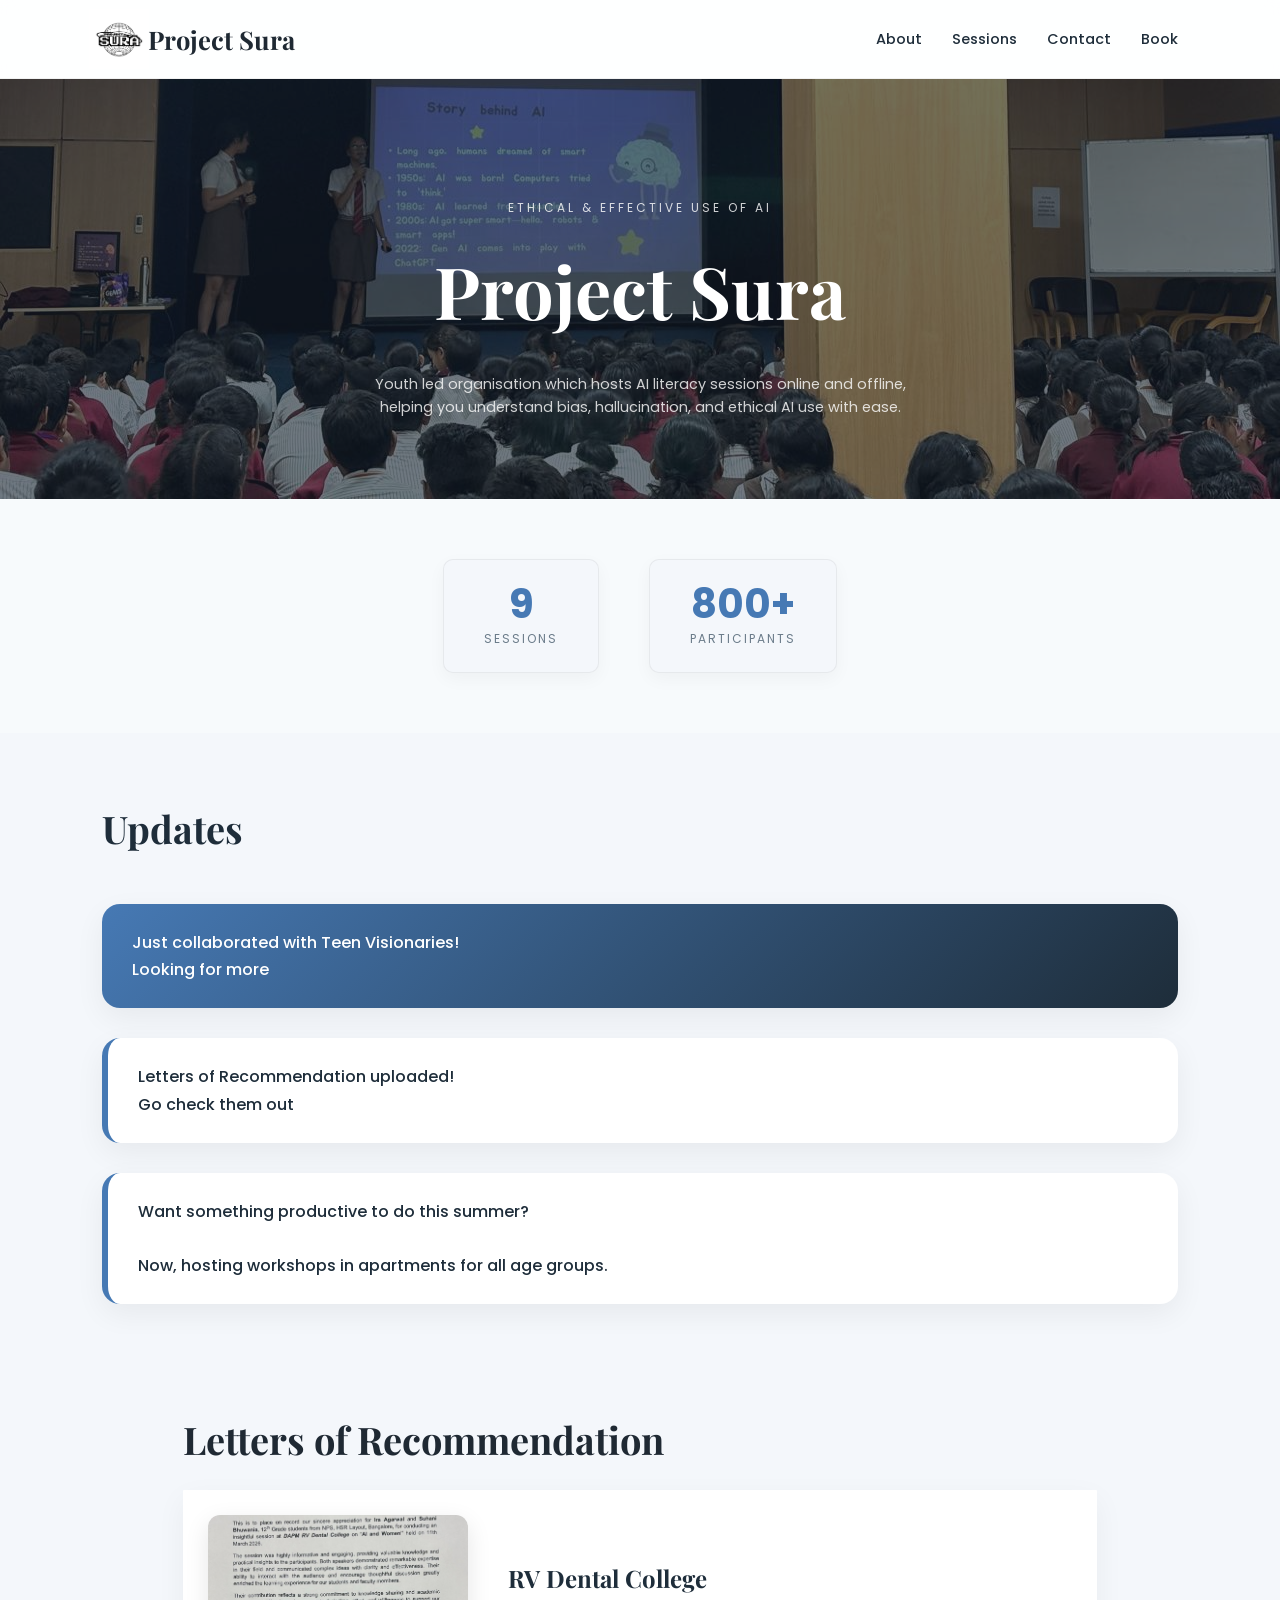
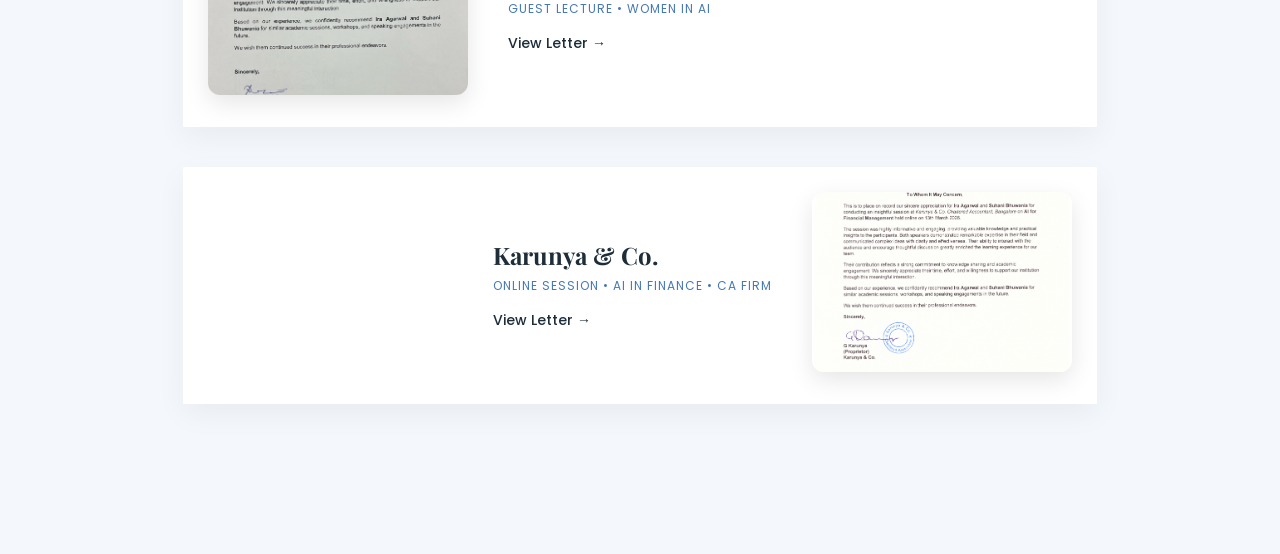
<file: index.html>
<!DOCTYPE html>

<html lang="en">
<head>
  <meta charset="UTF-8">
  <title>Project Sura</title>
  <link rel="stylesheet" href="css/style.css">
</head>


<body>

<!-- NAVBAR -->

<header class="navbar">
  <div class="logo">
    <img src="images/sura_logo.png" alt="Project Sura Logo">
    <a href="index.html" style="text-decoration:none ; color:#1f2933">Project Sura</a>

  </div>
  <nav>
      <a href="about.html">About</a>
      <a href="sessions.html">Sessions</a>
      <a href="contact.html">Contact</a>
      <a href="book.html">Book</a>
  </nav>
</header>

<section class="hero">
  <div class="hero-inner" >
    <p class="tag">Ethical & Effective use of AI</p>

    <h1 class="main-title">Project Sura</h1>

    <br>

    <p class="subtitle">
      Youth led organisation which hosts AI literacy sessions online and offline,
      helping you understand bias, hallucination, and ethical AI use with ease.
    </p>
    </div>
</section>
<section class="counter-box">
  <div class="counter-card">
    <div class="counter-number">9</div>
    <div class="counter-label">Sessions</div>
  </div>

  <div class="counter-card">
    <div class="counter-number">800+</div>
    <div class="counter-label">Participants</div>
  </div>
</section>

<section class="updates">
  <h2 class="updates-heading">Updates</h2>

  <div class="update-card highlight">
    <div class="update-content">
      <p class="update-text">
        Just collaborated with Teen Visionaries! <br>
        Looking for more
    </div>
  </div>

  <div class="update-card">
    <div class="update-content">
      <p class="update-text">
        Letters of Recommendation uploaded!<br>Go check them out
      </p>
    </div>
  </div>

  <div class="update-card">
    <div class="update-content">
      <p class="update-text">
        Want something productive to do this summer?<br><br>Now, hosting workshops in apartments for all age groups.
      </p>
    </div>
  </div>

  <!-- for image
  <div class="update-card">
    <div class="update-content">
      <p class="update-text">
        Webinar info coming out soon! Stay tuned...
      </p>
    </div>
    <img src="images/workshop.jpg" class="update-img">
  </div>
</section>-->

 <!--for highlight
  <div class="update-card highlight">
    <div class="update-content">
      <p class="update-text">
        Webinar info coming out soon! Stay tuned...
      </p>
    </div>
    <img src="images/workshop.jpg" class="update-img">
  </div>
</section>-->

<!-- LORs / TESTIMONIALS -->
<section class="lors-section">
  <div class="container">
    <h2>Letters of Recommendation</h2>

    <div class="lors-wrapper">

      <div class="lor-item">
        <div class="lor-preview">
          <img src="images/lor/rv_dental.jpeg" alt="RV Dental College LOR">
        </div>
        <div class="lor-content">
          <h3>RV Dental College</h3>
          <p class="lor-meta">Guest Lecture • Women in AI</p>
          <a href="images/lor/rv_dental.jpeg" target="_blank">View Letter →</a>
        </div>
      </div>

      <div class="lor-item">
        <div class="lor-preview">
          <img src="images/lor/karunya.jpeg" alt="CA Firm LOR">
        </div>
        <div class="lor-content">
          <h3>Karunya & Co.</h3>
          <p class="lor-meta">Online Session • AI in Finance • CA Firm</p>
          <a href="images/lors/karunya.jpeg" target="_blank">View Letter →</a>
        </div>
      </div>

    </div>
  </div>
</section>

</body>
</html>
</file>
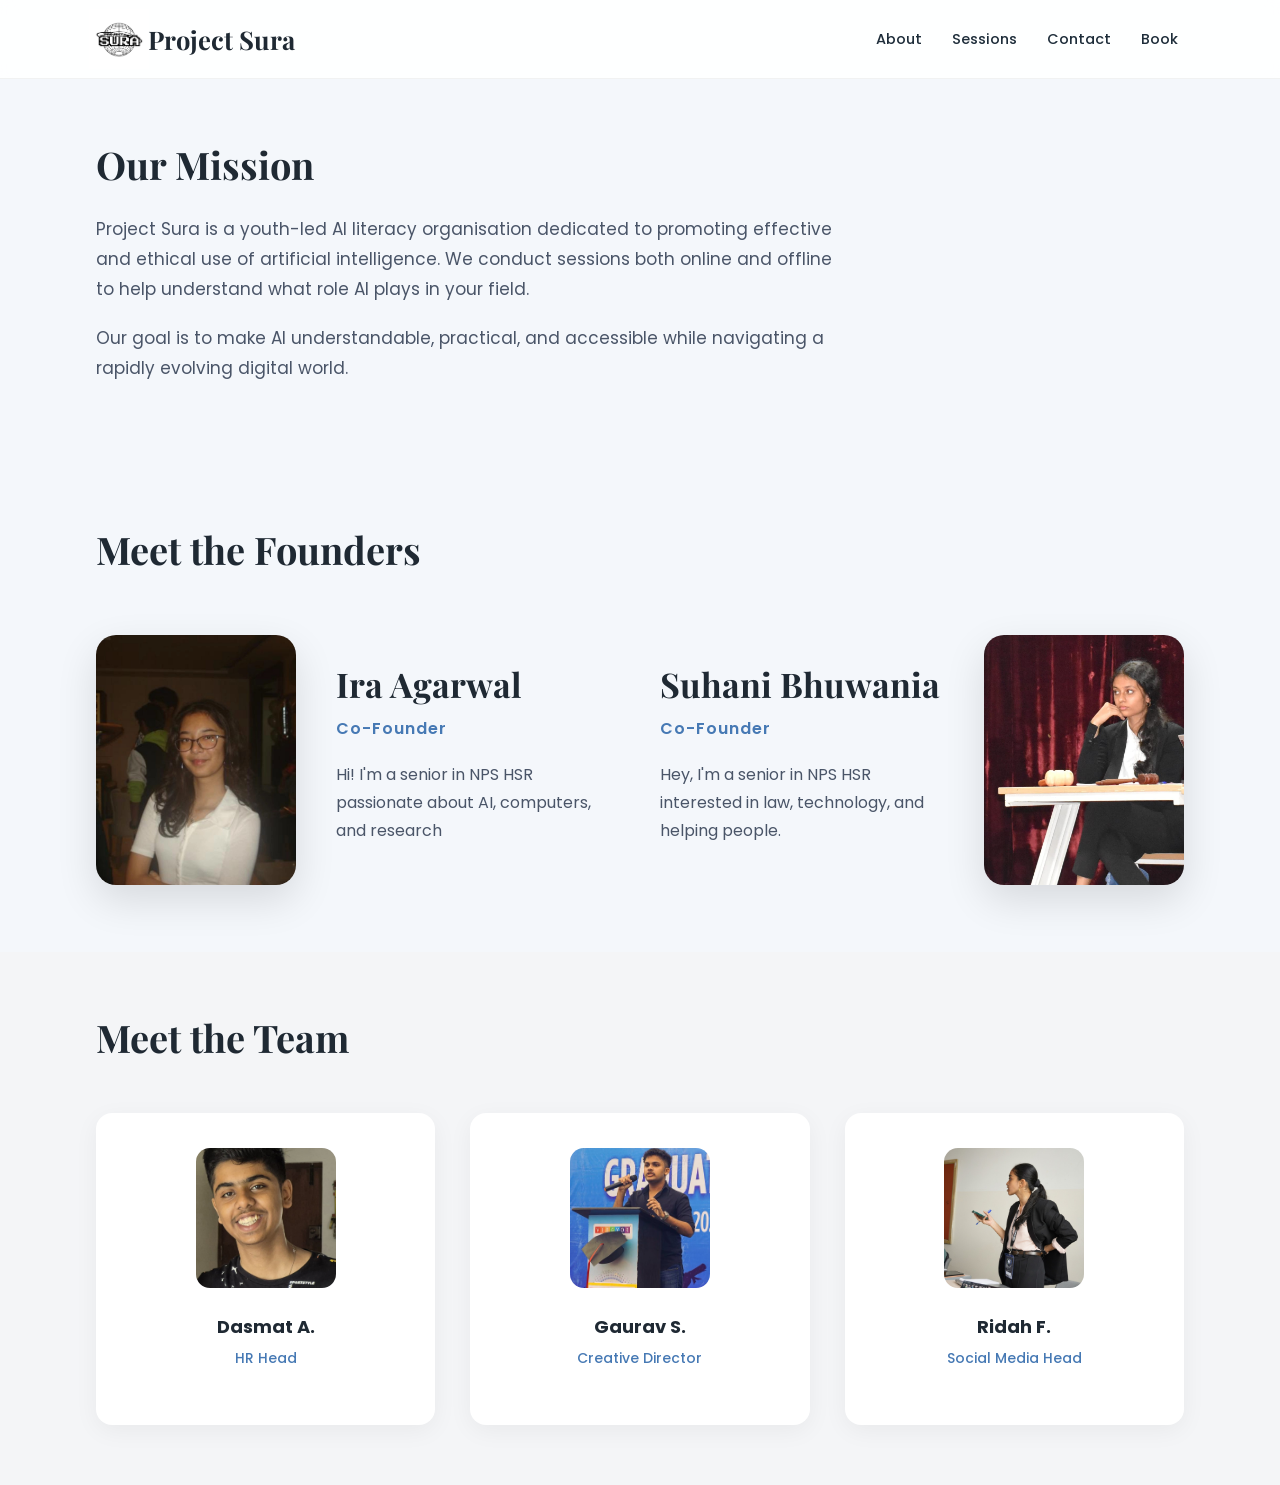
<file: about.html>
<!DOCTYPE html>
<html lang="en">
<head>
  <meta charset="UTF-8">
  <title>About - Project Sura</title>
  <link rel="stylesheet" href="css/style.css">
</head>
<script>
document.addEventListener("DOMContentLoaded", function () {
  const faders = document.querySelectorAll('.fade-in');

  const observer = new IntersectionObserver((entries, observer) => {
    entries.forEach(entry => {
      if (entry.isIntersecting) {
        entry.target.classList.add('show');
        observer.unobserve(entry.target);
      }
    });
  }, { threshold: 0.2 });

  faders.forEach(el => observer.observe(el));
});
</script>
<body>

  <!-- HERO -->
<header class="navbar">
  <div class="logo">
    <img src="images/sura_logo.png" alt="Project Sura Logo">
    <a href="index.html" style="text-decoration:none ; color:#1f2933">Project Sura</a>
  </div>
  <nav>
      <a href="about.html">About</a>
      <a href="sessions.html">Sessions</a>
      <a href="contact.html">Contact</a>
      <a href="book.html">Book</a>
  </nav>
</header>

  <!-- INTRO -->
  <section class="about-content fade-in">
    <div class="container">
      <h2>Our Mission</h2>
      <p>
        Project Sura is a youth-led AI literacy organisation dedicated to promoting
        effective and ethical use of artificial intelligence. We conduct sessions
        both online and offline to help understand what role AI plays in your field.
      </p>
      <p>
        Our goal is to make AI understandable, practical, and accessible
        while navigating a rapidly evolving digital world.
      </p>
    </div>
  </section>

  <!-- WHY US -->


  <!-- CO-FOUNDERS -->
  <section class="about-content fade-in">
    <div class="container">
      <h2>Meet the Founders</h2>
      <div class="founders-wrapper">

  <div class="founder">
    <div class="founder-img">
      <img src="images/team/ira_pic.jpeg" alt="Founder">
    </div>
    <div class="founder-info">
      <h3>Ira Agarwal</h3>
      <p class="role">Co-Founder</p>
      <p>
        Hi! I'm a senior in NPS HSR passionate about
        AI, computers, and research
      </p>
    </div>
  </div>

  <div class="founder reverse">
    <div class="founder-img">
      <img src="images/team/suhani_pic.jpeg" alt="Founder">
    </div>
    <div class="founder-info">
      <h3>Suhani Bhuwania</h3>
      <p class="role">Co-Founder</p>
      <p>
        Hey, I'm a senior in NPS HSR interested
        in law, technology, and helping people.
      </p>
    </div>
  </div>

</div>
    </div>
  </section>

  <!-- TEAM -->
  <section class="about-content light-section fade-in">
    <div class="container">
      <h2>Meet the Team</h2>

      <div class="team-grid">
        <div class="team-card"><img src="images/team/dasmat_pic.jpeg"><h3>Dasmat A.</h3><p>HR Head</p></div>
        <div class="team-card"><img src="images/team/gaurav_pic.jpeg"><h3>Gaurav S.</h3><p>Creative Director</p></div>
        <div class="team-card"><img src="images/team/ridah_pic.jpeg"><h3>Ridah F.</h3><p>Social Media Head</p></div>
      </div>
    </div>
  </section>

</body>
</html>
</file>
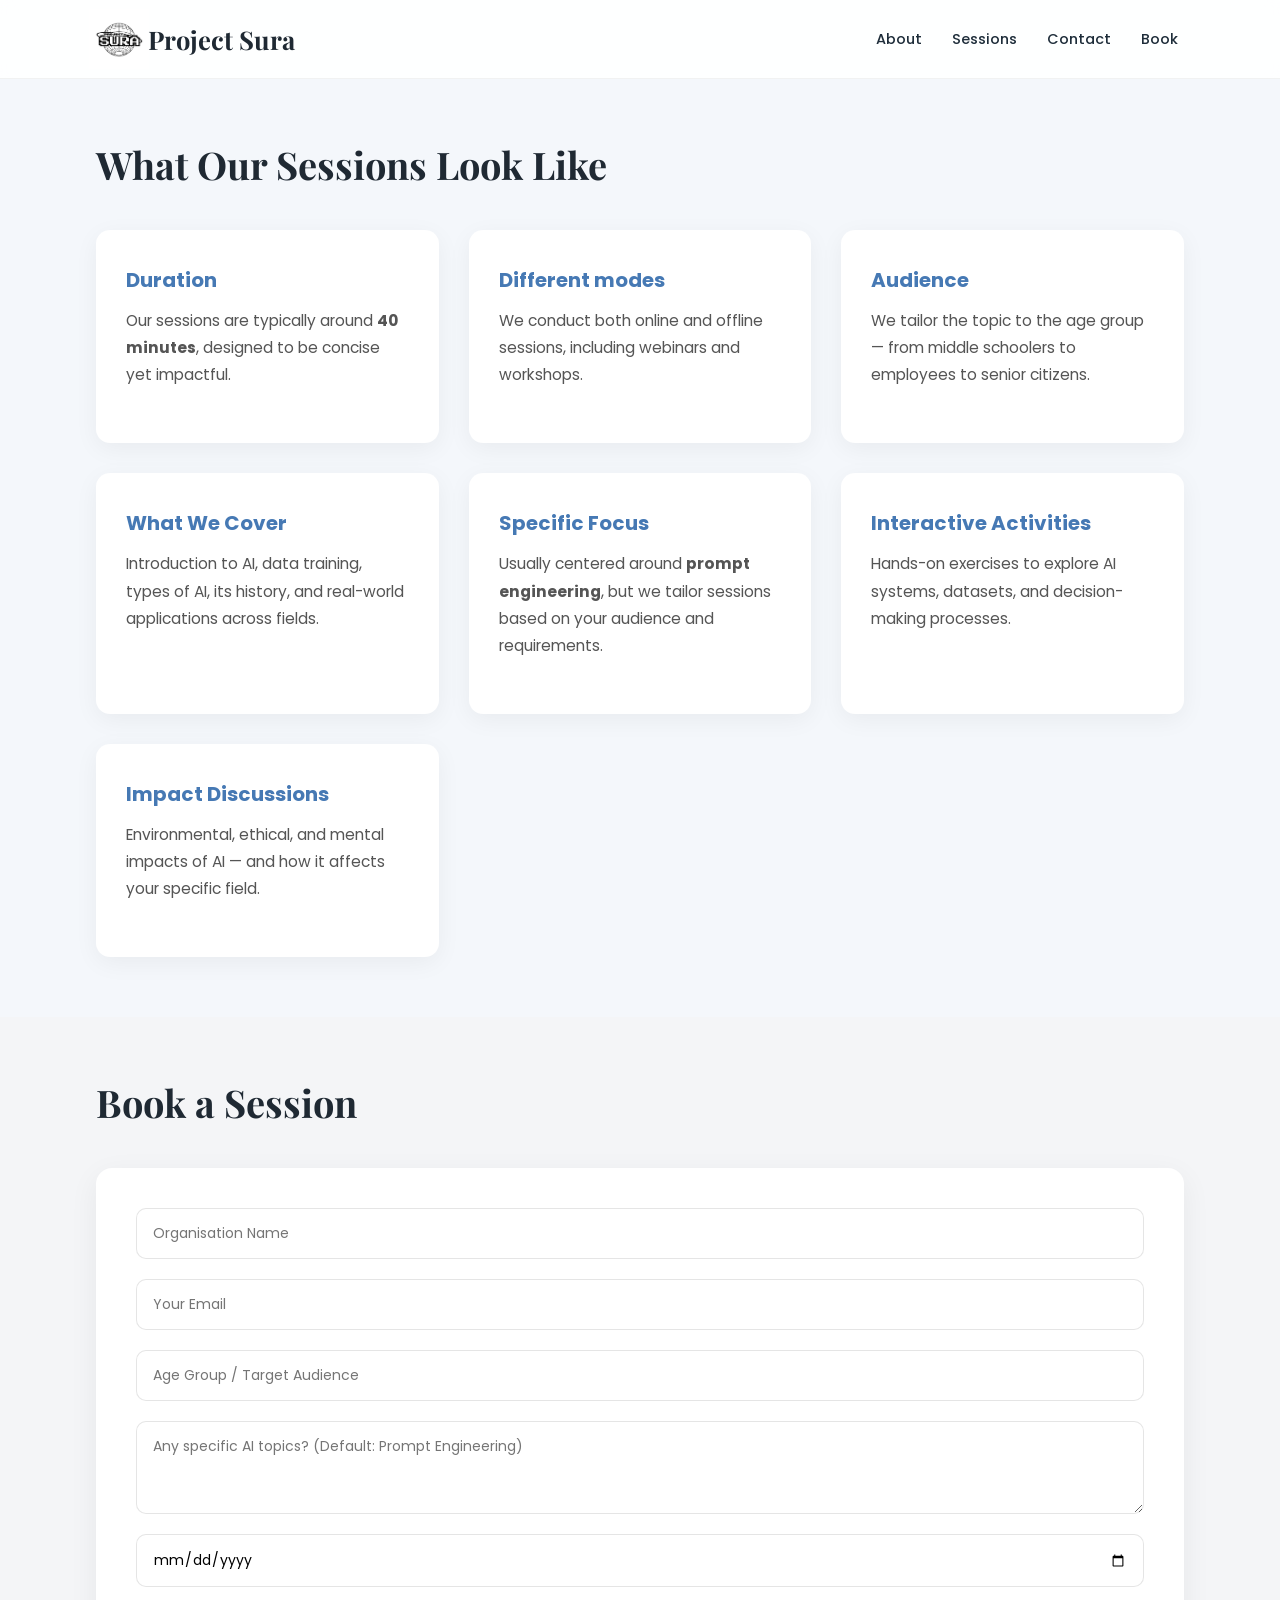
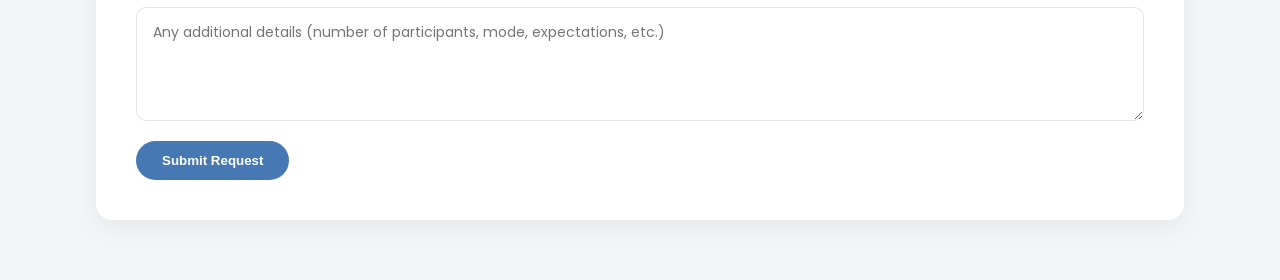
<file: book.html>
<!DOCTYPE html>
<html lang="en">
<head>
  <meta charset="UTF-8">
  <title>Book - Project Sura</title>
  <link rel="stylesheet" href="css/style.css">
</head>
<script>
document.addEventListener("DOMContentLoaded", function () {
  const faders = document.querySelectorAll('.fade-in');

  const observer = new IntersectionObserver((entries, observer) => {
    entries.forEach(entry => {
      if (entry.isIntersecting) {
        entry.target.classList.add('show');
        observer.unobserve(entry.target);
      }
    });
  }, { threshold: 0.2 });

  faders.forEach(el => observer.observe(el));
});
</script>
<body>

<!-- NAVBAR -->
<header class="navbar">
  <div class="logo">
    <img src="images/sura_logo.png" alt="Project Sura Logo">
    <a href="index.html" style="text-decoration:none ; color:#1f2933">Project Sura</a>
  </div>
  <nav>
    <a href="about.html">About</a>
    <a href="sessions.html">Sessions</a>
    <a href="contact.html">Contact</a>
    <a href="book.html">Book</a>
  </nav>
</header>

<!-- WHAT TO EXPECT -->
<section class="about-content fade-in">
  <div class="container">
    <h2>What Our Sessions Look Like</h2>

    <div class="why-grid">

      <div class="card">
        <h3>Duration</h3>
        <p>Our sessions are typically around <strong>40 minutes</strong>, designed to be concise yet impactful.</p>
      </div>

      <div class="card">
        <h3>Different modes</h3>
        <p>
          We conduct both online and offline sessions,
          including webinars and workshops.
        </p>
      </div>

      <div class="card">
        <h3>Audience</h3>
        <p>
          We tailor the topic to the age group — from middle
          schoolers to employees to senior citizens.
        </p>
      </div>
      <div class="card">
        <h3>What We Cover</h3>
        <p>
          Introduction to AI, data training, types of AI, its history,
          and real-world applications across fields.
        </p>
      </div>

      <div class="card">
        <h3>Specific Focus</h3>
        <p>
          Usually centered around <strong>prompt engineering</strong>, but we tailor
          sessions based on your audience and requirements.
        </p>
      </div>

      <div class="card">
        <h3>Interactive Activities</h3>
        <p>
          Hands-on exercises to explore AI systems, datasets,
          and decision-making processes.
        </p>
      </div>

      <div class="card">
        <h3>Impact Discussions</h3>
        <p>
          Environmental, ethical, and mental impacts of AI —
          and how it affects your specific field.
        </p>
      </div>


    </div>
  </div>
</section>

<!-- BOOK FORM -->
<section class="about-content light-section fade-in">
  <div class="container">

    <h2>Book a Session</h2>

    <div class="contact-form-card card-base">

      <form action="https://formsubmit.co/projectsura1@gmail.com" method="POST" class="contact-form">

        <input type="text" name="organisation" placeholder="Organisation Name" required>

        <input type="email" name="email" placeholder="Your Email" required>

        <input type="text" name="audience" placeholder="Age Group / Target Audience" required>

        <textarea rows="3" name = "topics" placeholder="Any specific AI topics? (Default: Prompt Engineering)" ></textarea>

        <input type="date" name="preferred_date" required>

        <textarea rows="4" name = "additional" placeholder="Any additional details (number of participants, mode, expectations, etc.)" ></textarea>

        <button type="submit">Submit Request</button>

      </form>

    </div>

  </div>
</section>

</body>
</html>
</file>
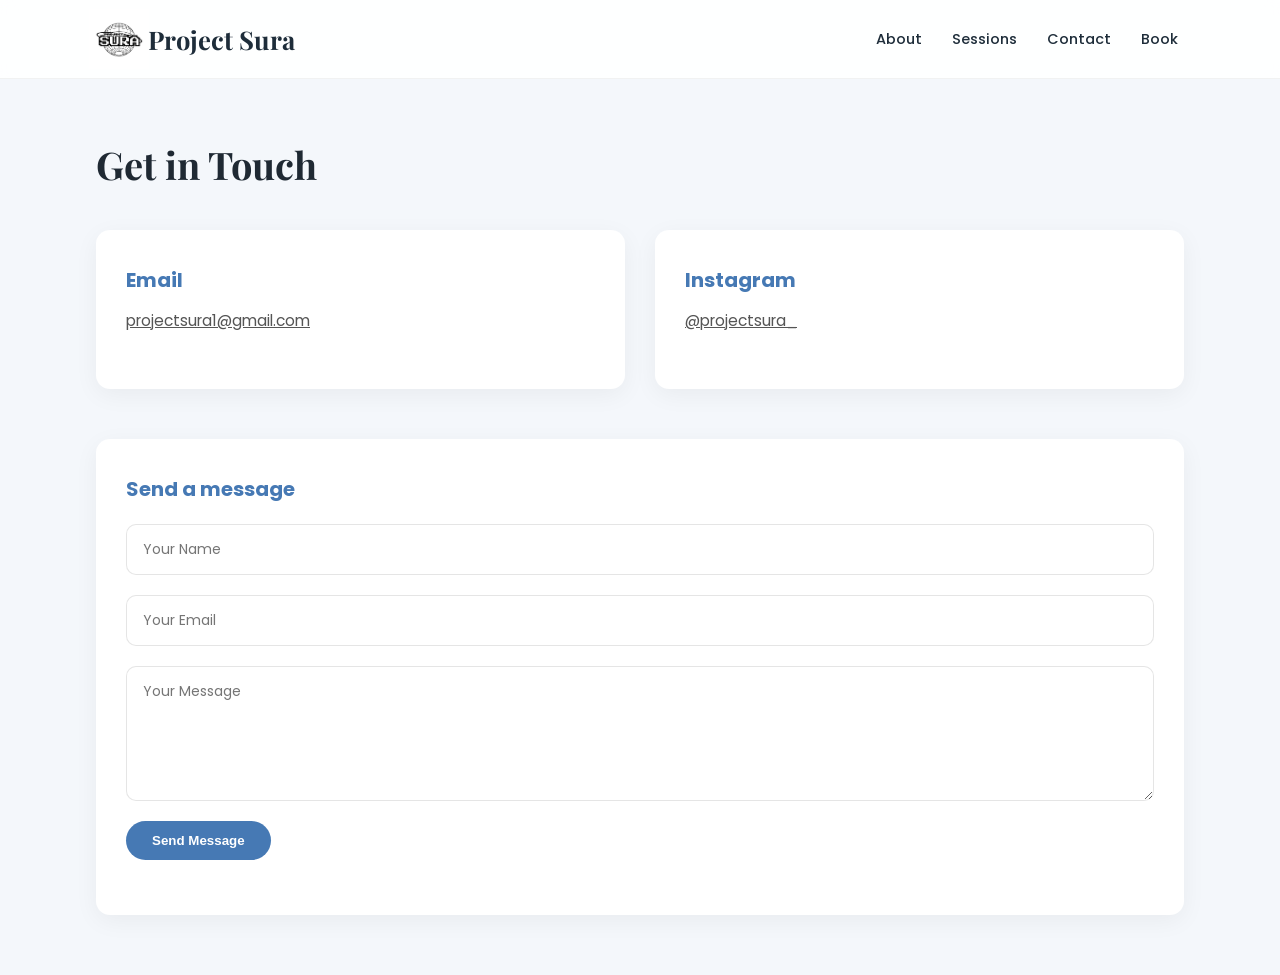
<file: contact.html>
<!DOCTYPE html>

<html lang="en">
<head>
  <meta charset="UTF-8">
  <title>Contact - Project Sura</title>
  <link rel="stylesheet" href="css/style.css">
</head>

<script>
document.addEventListener("DOMContentLoaded", function () {
  const faders = document.querySelectorAll('.fade-in');

  const observer = new IntersectionObserver((entries, observer) => {
    entries.forEach(entry => {
      if (entry.isIntersecting) {
        entry.target.classList.add('show');
        observer.unobserve(entry.target);
      }
    });
  }, { threshold: 0.2 });

  faders.forEach(el => observer.observe(el));
});
</script>

<body>

<!-- NAVBAR -->

<header class="navbar">
  <div class="logo">
    <img src="images/sura_logo.png" href="index.html" alt="Project Sura Logo">
    <span href="index.html">Project Sura</span>

  </div>
  <nav>
      <a href="about.html">About</a>
      <a href="sessions.html">Sessions</a>
      <a href="contact.html">Contact</a>
      <a href="book.html">Book</a>
  </nav>
</header>

<!-- CONTACT INFO -->

<section class="about-content fade-in">
  <div class="container">


<h2>Get in Touch</h2>


<div class="sessions-grid">

  <div class="session-feature">
    <h3>Email</h3>
    <p>
      <a style="color:#555555;"  href="mailto:projectsura1@gmail.com">
        projectsura1@gmail.com
      </a>
    </p>
  </div>


  <div class="session-feature">
    <h3>Instagram</h3>
    <p>
      <a style="color:#555555;"  href="https://instagram.com/projectsura_" target="_blank">
        @projectsura_
      </a>
    </p>
  </div>

</div>
<br>
<br>
<div class="session-feature">
  <h3>Send a message</h3>
  <p>
  <form class="contact-form" action="https://formsubmit.co/aab0decbe30f1c3da13057ed35c03e01" method="POST">

    <input type="text" name="name" placeholder="Your Name" required>

    <input type="email" name="email" placeholder="Your Email" required>

    <textarea rows="5" name = "message" placeholder="Your Message" required></textarea>

    <button type="submit">Send Message</button>

  </form>
  </p>
</div>

  </div>
</section>

</section>

</body>
</html>
</file>
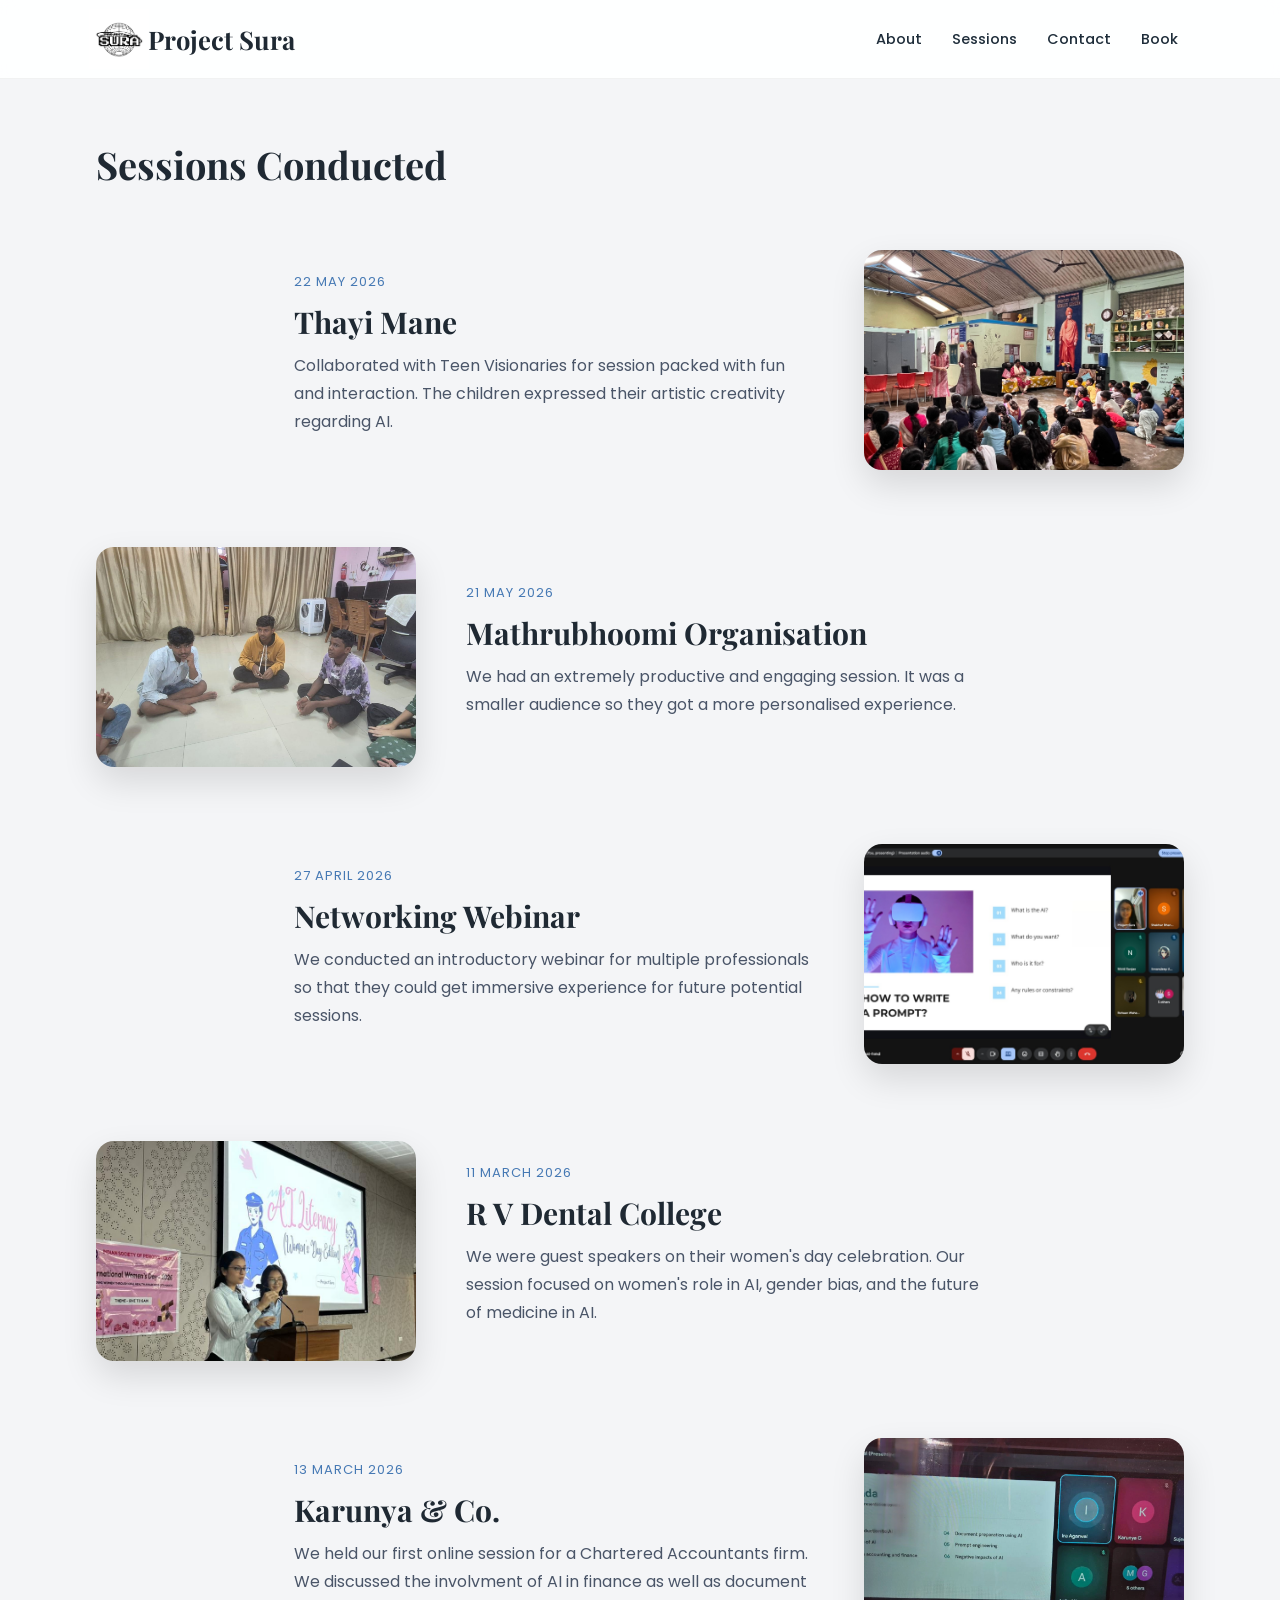
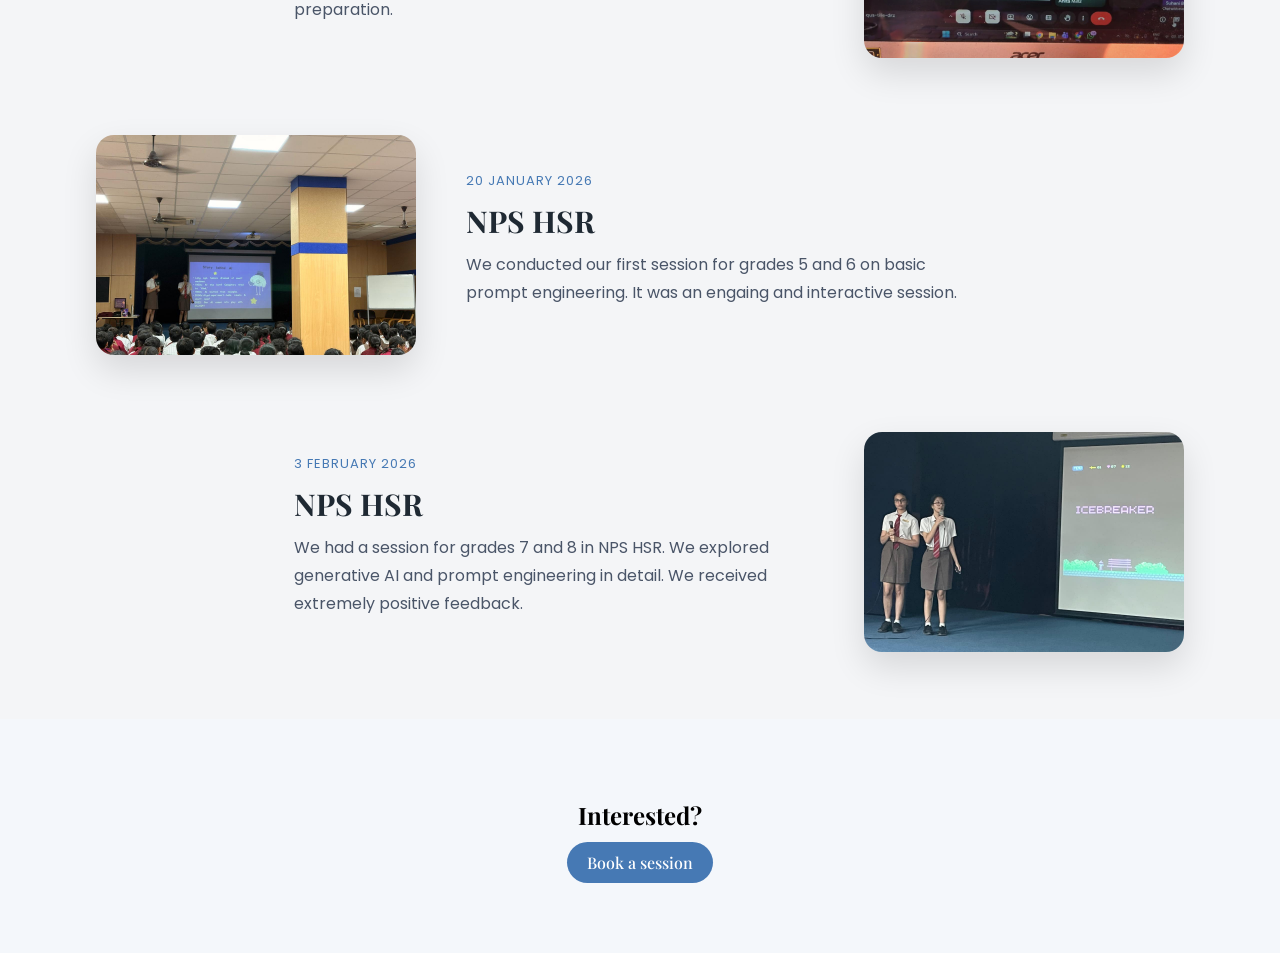
<file: sessions.html>
<!DOCTYPE html>

<html lang="en">
<head>
  <meta charset="UTF-8">
  <title>Sessions - Project Sura</title>
  <link rel="stylesheet" href="css/style.css">
</head>

<script>
document.addEventListener("DOMContentLoaded", function () {
  const faders = document.querySelectorAll('.fade-in');

  const observer = new IntersectionObserver((entries, observer) => {
    entries.forEach(entry => {
      if (entry.isIntersecting) {
        entry.target.classList.add('show');
        observer.unobserve(entry.target);
      }
    });
  }, { threshold: 0.2 });

  faders.forEach(el => observer.observe(el));
});
</script>

<body>

<!-- NAVBAR -->

<header class="navbar">
  <div class="logo">
    <img src="images/sura_logo.png" alt="Project Sura Logo">
    <a href="index.html" style="text-decoration:none ; color:#1f2933">Project Sura</a>
  </div>
  <nav>
      <a href="about.html">About</a>
      <a href="sessions.html">Sessions</a>
      <a href="contact.html">Contact</a>
      <a href="book.html">Book</a>
  </nav>
</header>

<!-- SESSIONS WE'VE CONDUCTED -->

<section class="about-content light-section fade-in">
  <div class="container">


<h2>Sessions Conducted</h2>

<div class="sessions-wrapper">

  
    <div class="session reverse">
      <div class="session-img">
        <img src="images/sessions/thayimane.jpeg" alt="Thayi Mane">
      </div>

      <div class="session-info">
        <div class="session-meta">22 May 2026</div>
        <h3>Thayi Mane</h3>
        <p>
          Collaborated with Teen Visionaries for session
          packed with fun and interaction. The children
          expressed their artistic creativity regarding AI.
        </p>
      </div>
    </div>

  <div class="session">
    <div class="session-img">
      <img src="images/sessions/mathrubhoomi.jpeg" alt="Mathrubhoomi organisation">
    </div>

    <div class="session-info">
      <div class="session-meta">21 May 2026 </div>
      <h3>Mathrubhoomi Organisation</h3>
      <p>
        We had an extremely productive and engaging
        session. It was a smaller audience so they
        got a more personalised experience.
      </p>
    </div>
  </div>


      <div class="session reverse">
      <div class="session-img">
        <img src="images/sessions/webinar.jpeg" alt="Webinar">
      </div>

      <div class="session-info">
        <div class="session-meta">27 April 2026</div>
        <h3>Networking Webinar</h3>
        <p>
          We conducted an introductory webinar for multiple
          professionals so that they could get immersive 
          experience for future potential sessions.
        </p>
      </div>
    </div>

  <!-- SESSION 3 -->
  <div class="session">
    <div class="session-img">
      <img src="images/sessions/rvdental.jpeg" alt="Women and Dental AI">
    </div>

    <div class="session-info">
      <div class="session-meta">11 March 2026 </div>
      <h3>R V Dental College</h3>
      <p>
        We were guest speakers on their women's day celebration.
        Our session focused on women's role in AI, gender bias, and
        the future of medicine in AI.
      </p>
    </div>
  </div>

    <!-- SESSION 2 -->
    <div class="session reverse">
      <div class="session-img">
        <img src="images/sessions/cafirm.jpg" alt="CA online AI">
      </div>

      <div class="session-info">
        <div class="session-meta">13 March 2026</div>
        <h3>Karunya & Co.</h3>
        <p>
          We held our first online session for a Chartered
          Accountants firm. We discussed the involvment of AI
          in finance as well as document preparation.
        </p>
      </div>
    </div>

  <!-- SESSION 1 -->
  <div class="session">
    <div class="session-img">
      <img src="images/sessions/npshsr_56.jpeg" alt="AI Literacy Session">
    </div>

    <div class="session-info">
      <div class="session-meta">20 January 2026 </div>
      <h3>NPS HSR </h3>
      <p>
        We conducted our first session for grades 5 and 6 on
        basic prompt engineering. It was an engaing and
        interactive session.
      </p>
    </div>
  </div>


  <!-- SESSION 2 -->
  <div class="session reverse">
    <div class="session-img">
      <img src="images/sessions/npshsr_78.jpeg" alt="AI Literacy Session">
    </div>

    <div class="session-info">
      <div class="session-meta">3 February 2026</div>
      <h3>NPS HSR</h3>
      <p>
        We had a session for grades 7 and 8 in NPS HSR. We explored
        generative AI and prompt engineering in detail. We received
        extremely positive feedback.
      </p>
    </div>
  </div>

</div>


  </div>
</section>
<!-- CTA SECTION -->

<section class="cta fade-in">
  <h2>Interested?</h2>
  <br>
  <p>
    <a href="book.html" style="text-decoration:none;" class="cta-btn">Book a session</a>
  </p>
</section>
</body>
</html>
</file>
<file: css/style.css>
@import url('https://fonts.googleapis.com/css2?family=Playfair+Display:wght@600;700&family=Poppins:wght@300;400;500;600&display=swap');

  :root {
    --bg: #f4f7fb;
    --navy: #1e2d3a;
    --azure: #4679b4;
    --muted: #6b7c8a;
    --white: #ffffff;
  }

  * {
    margin: 0;
    padding: 0;
    box-sizing: border-box;
  }

  body {
    font-family: 'Poppins', sans-serif;
    background: var(--bg);
    color: var(--navy);
    overflow-x: hidden;
  }

  .navbar {
    display: flex;
    justify-content: space-between;
    align-items: center;
    padding: 22px 8%;
    background: rgba(255,255,255,0.9);
    backdrop-filter: blur(8px);
    border-bottom: 1px solid rgba(0,0,0,0.05);
  }

  .logo {
    display: flex;
    align-items: center;
    gap: 12px;
    font-family: 'Playfair Display', serif;
    font-size: 1.6rem;
    font-weight: 700;
  }

  .logo img {
    height: 34px;
    width: auto;
    display: block;
    transform: scale(1.75);
    transform-origin: center;
  }

  .navbar nav {
    display: flex;
    gap: 30px;
    align-items: center;
  }

  .navbar nav a {
    text-decoration: none;
    font-size: 0.9rem;
    font-weight: 500;
    color: var(--navy);
    position: relative;
    transition: 0.3s ease;
  }

  .navbar nav a:not(.nav-btn)::after {
    content: "";
    position: absolute;
    left: 0;
    bottom: -5px;
    width: 0%;
    height: 2px;
    background: var(--azure);
    transition: 0.3s ease;
  }

  .navbar nav a:not(.nav-btn):hover::after {
    width: 100%;
  }

  .nav-btn {
    padding: 9px 20px;
    border-radius: 30px;
    background: var(--azure);
    color: white !important;
    font-weight: 600;
    transition: 0.3s ease;
  }

  .nav-btn:hover {
    transform: translateY(-2px);
    opacity: 0.9;
  }

  .hero {
    padding: 120px 8% 80px;
    text-align: center;
    background: linear-gradient(rgba(20,30,45,0.6), rgba(20,30,45,0.6)), url("../images/hero_pic.jpg");
    background-size: cover;
    background-position: bottom;
    color: white;
  }

  .tag {
    font-size: 0.75rem;
    letter-spacing: 3px;
    text-transform: uppercase;
    margin-bottom: 25px;
    opacity: 0.8;
  }

  .main-title {
    font-family: 'Playfair Display', serif;
    font-size: 4.5rem;
    margin-bottom: 10px;
  }

  .sub-title {
    font-size: 1rem;
    margin-bottom: 15px;
    opacity: 0.9;
  }

  .subtitle {
    max-width: 540px;
    margin: 0 auto;
    font-size: 0.9rem;
    line-height: 1.6;
    opacity: 0.8;
  }

  .counter-box {
    display: flex;
    justify-content: center;
    gap: 50px;
    padding: 60px 8%;
    background: #f7fafc;
  }

  .counter-card {
    background: var(--bg);
    padding: 24px 40px;
    border-radius: 10px;
    text-align: center;
    border: 1px solid rgba(0,0,0,0.06);
    box-shadow: 0 6px 18px rgba(0,0,0,0.04);
  }

  .counter-number {
    font-size: 2.5rem;
    font-weight: 700;
    line-height: 1;
    color: var(--azure);
  }

  .counter-label {
    margin-top: 6px;
    font-size: 0.75rem;
    letter-spacing: 2px;
    text-transform: uppercase;
    color: var(--muted);
  }

  .about-content {
    padding: 60px 0;
  }

  .container {
    width: 85%;
    max-width: 1200px;
    margin: 0 auto;
  }

  .light-section {
    background-color: #f4f5f7;
  }

  .about-content h2 {
    font-family: 'Playfair Display', serif;
    font-size: 38px;
    margin-bottom: 25px;
    color: #1f2933;
  }

  .about-content p {
    font-size: 17px;
    line-height: 1.75;
    color: #4a5568;
    margin-bottom: 20px;
    max-width: 750px;
  }

  .why-grid {
    margin-top: 40px;
    display: grid;
    grid-template-columns: repeat(auto-fit, minmax(260px, 1fr));
    gap: 30px;
  }

  .card {
    background: white;
    padding: 35px 30px;
    border-radius: 14px;
    box-shadow: 0 6px 25px rgba(0, 0, 0, 0.05);
    transition: transform 0.25s ease, box-shadow 0.25s ease;
  }

  .card h3 {
    font-size: 20px;
    margin-bottom: 12px;
    color: var(--azure);
  }

  .card p {
    font-size: 15.5px;
    color: #555;
  }

  .card:hover {
    transform: translateY(-6px);
    box-shadow: 0 10px 35px rgba(0, 0, 0, 0.08);
  }

  .team-grid {
    margin-top: 50px;
    display: grid;
    grid-template-columns: repeat(auto-fit, minmax(230px, 1fr));
    gap: 35px;
  }

  .team-card {
    background: white;
    padding: 35px 25px;
    border-radius: 16px;
    text-align: center;
    box-shadow: 0 6px 25px rgba(0, 0, 0, 0.05);
    transition: transform 0.25s ease, box-shadow 0.25s ease;
  }

  .team-card img {
    width: 140px;
    height: 140px;
    object-fit: cover;
    border-radius: 14px;
    margin-bottom: 18px;
  }

  .team-card h3 {
    font-size: 18px;
    margin-bottom: 6px;
    color: #1f2933;
  }

  .team-card p {
    font-size: 14px;
    color: var(--azure);
    font-weight: 500;
  }

  .team-card:hover {
    transform: translateY(-6px);
    box-shadow: 0 10px 35px rgba(0, 0, 0, 0.08);
  }

  .founders-wrapper {
    margin-top: 60px;
    display: grid;
    grid-template-columns: repeat(auto-fit, minmax(260px, 1fr));
    gap: 40px;
    align-items: center;
  }

  .founder {
    display: flex;
    align-items: center;
    gap: 40px;
  }

  .founder.reverse {
    flex-direction: row-reverse;
  }

  .founder-img img {
    width: 200px;
    height: 250px;
    object-fit: cover;
    border-radius: 20px;
    box-shadow: 0 15px 40px rgba(0, 0, 0, 0.12);
  }

  .founder-info {
    max-width: 320px;
  }

  .founder-info h3 {
    font-family: 'Playfair Display', serif;
    font-size: 34px;
    margin-bottom: 8px;
    color: #1f2933;
  }

  .founder-info .role {
    color: var(--azure);
    font-weight: 600;
    margin-bottom: 18px;
    letter-spacing: 1px;
  }

  .founder-info p {
    font-size: 16px;
    line-height: 1.75;
    color: #4a5568;
  }

  .fade-in {
    opacity: 0;
    transform: translateY(40px);
    transition: opacity 0.9s ease, transform 0.9s ease;
  }

  .fade-in.show {
    opacity: 1;
    transform: translateY(0);
  }

  .sessions-section {
    padding: 60px 0;
  }

  .sessions-section h2 {
    font-family: 'Playfair Display', serif;
    font-size: 38px;
    margin-bottom: 25px;
    color: #1f2933;
  }

  .sessions-grid {
    margin-top: 40px;
    display: grid;
    grid-template-columns: repeat(auto-fit, minmax(260px, 1fr));
    gap: 30px;
  }

  .session-feature {
    background: white;
    padding: 35px 30px;
    border-radius: 14px;
    box-shadow: 0 6px 25px rgba(0,0,0,0.05);
    transition: transform 0.25s ease, box-shadow 0.25s ease;
  }

  .session-feature h3 {
    font-size: 20px;
    margin-bottom: 12px;
    color: var(--azure);
  }

  .session-feature p {
    font-size: 15.5px;
    color: #555;
  }

  .session-feature:hover {
    transform: translateY(-6px);
    box-shadow: 0 10px 35px rgba(0,0,0,0.08);
  }

  .sessions-wrapper {
    margin-top: 60px;
    display: flex;
    flex-direction: column;
    gap: 70px;
  }

  .session {
    display: flex;
    align-items: center;
    gap: 50px;
  }

  .session.reverse {
    flex-direction: row-reverse;
  }

  .session-img img {
    width: 320px;
    height: 220px;
    object-fit: cover;
    border-radius: 18px;
    box-shadow: 0 15px 35px rgba(0,0,0,0.12);
  }

  .session-info {
    max-width: 520px;
  }

  .session-info h3 {
    font-family: 'Playfair Display', serif;
    font-size: 30px;
    margin-bottom: 10px;
    color: #1f2933;
  }

  .session-info .session-meta {
    font-size: 13px;
    letter-spacing: 1px;
    text-transform: uppercase;
    color: var(--azure);
    margin-bottom: 10px;
  }

  .session-info p {
    font-size: 16px;
    line-height: 1.75;
    color: #4a5568;
  }

  .cta {
    font-family: 'Playfair Display', serif;
    text-align: center;
    padding: 80px 20px;
    color: black;
  }

  .cta-btn {
    padding: 10px 20px;
    border-radius: 30px;
    background: var(--azure);
    color: white !important;
    font-weight: 500;
    transition: 0.3s ease;
  }

  .contact-top {
    display: grid;
    grid-template-columns: 1fr 1fr;
    gap: 30px;
    margin-top: 30px;
  }

  .contact-card {
    background: white;
    padding: 30px;
    border-radius: 14px;
    box-shadow: 0 6px 25px rgba(0,0,0,0.05);
  }

  .contact-card h3 {
    margin-bottom: 8px;
    color: var(--azure);
  }

  .contact-form-card {
    margin-top: 40px;
    background: white;
    padding: 40px;
    border-radius: 16px;
    box-shadow: 0 8px 30px rgba(0,0,0,0.06);
  }

  .contact-form-card h3 {
    font-family: 'Playfair Display', serif;
    font-size: 26px;
    margin-bottom: 20px;
  }

  .contact-form {
    display: flex;
    flex-direction: column;
    gap: 20px;
  }

  .contact-form input,
  .contact-form textarea {
    padding: 14px 16px;
    border-radius: 10px;
    border: 1px solid rgba(0,0,0,0.1);
    font-family: 'Poppins', sans-serif;
    font-size: 14px;
    outline: none;
  }

  .contact-form input:focus,
  .contact-form textarea:focus {
    border-color: var(--azure);
  }

  .contact-form button {
    width: fit-content;
    padding: 12px 26px;
    border: none;
    border-radius: 30px;
    background: var(--azure);
    color: white;
    font-weight: 600;
    cursor: pointer;
    transition: 0.25s ease;
  }

  .contact-form button:hover {
    transform: translateY(-2px);
    opacity: 0.9;
  }

  .updates {
    padding: 70px 8%;
    display: flex;
    flex-direction: column;
    gap: 30px;
    background: var(--bg);
  }

  .updates-heading {
    font-family: 'Playfair Display', serif;
    font-size: 38px;
    margin-bottom: 20px;
    color: var(--navy);
    position: relative;
  }

  .update-card {
    display: flex;
    align-items: center;
    justify-content: space-between;
    gap: 25px;
    padding: 25px 30px;
    border-radius: 18px;
    background: white;
    border-left: 6px solid var(--azure);
    box-shadow: 0 10px 30px rgba(0,0,0,0.06);
    transition: all 0.3s ease;
  }

  .update-card:hover {
    transform: translateY(-4px);
    box-shadow: 0 16px 40px rgba(0,0,0,0.08);
  }

  .update-card.highlight {
    background: linear-gradient(135deg, var(--azure), var(--navy));
    color: white;
    border-left: none;
  }

  .update-card.highlight .update-text {
    color: white;
  }

  .update-content {
    flex: 1;
  }

  .update-text {
    font-size: 16px;
    line-height: 1.7;
    font-weight: 500;
    color: var(--navy);
  }

  .lors-section {
    padding: 80px 0;
    background: var(--bg);
  }
  .lors-wrapper {
    display: flex;
    flex-direction: column;
    gap: 40px;
  }
  .lors-section h2 {
    font-family: 'Playfair Display', serif;
    font-size: 38px;
    margin-bottom: 25px;
    color: #1f2933;
  }

  .lor-item {
    display: flex;
    align-items: center;
    gap: 40px;
    background: var(--white);
    padding: 25px;
    border-radius: 1px;
    box-shadow: 0 10px 30px rgba(0,0,0,0.05);
    transition: all 0.3s ease;
  }

  .lor-item:hover {
    transform: translateY(-4px);
    box-shadow: 0 16px 40px rgba(0,0,0,0.08);
  }

  .lor-item:nth-child(even) {
    flex-direction: row-reverse;
  }

  .lor-preview img {
    width: 260px;
    height: 180px;
    object-fit: cover;
    border-radius: 12px;
    box-shadow: 0 8px 25px rgba(0,0,0,0.1);
  }

  .lor-content {
    max-width: 500px;
  }

  .lor-content h3 {
    font-family: 'Playfair Display', serif;
    font-size: 24px;
    margin-bottom: 6px;
  }

  .lor-meta {
    font-size: 12px;
    letter-spacing: 1px;
    text-transform: uppercase;
    color: var(--azure);
    margin-bottom: 12px;
  }

  .lor-content a {
    font-size: 14px;
    font-weight: 500;
    color: var(--navy);
    text-decoration: none;
    position: relative;
  }

  .lor-content a::after {
    content: "";
    position: absolute;
    left: 0;
    bottom: -3px;
    width: 0%;
    height: 2px;
    background: var(--azure);
    transition: 0.3s ease;
  }

  .lor-content a:hover::after {
    width: 100%;
  }


  @media (max-width: 900px) {
    .lor-item,
    .lor-item:nth-child(even) {
      flex-direction: column;
      text-align: center;
    }

    .lor-preview img {
      width: 100%;
      height: 220px;
    }

    .lor-content {
      max-width: 100%;
    }
  }

  .update-img {
    width: 130px;
    height: 130px;
    object-fit: cover;
    border-radius: 14px;
    flex-shrink: 0;
  }

  @media (max-width: 700px) {
    .update-card {
      flex-direction: column;
      align-items: flex-start;
    }

    .update-img {
      width: 100%;
      height: 200px;
    }
  }
  @media (max-width: 900px) {
    .main-title {
      font-size: 3rem;
    }

    .counter-box {
      flex-direction: column;
      gap: 40px;
    }

    .counter-card:first-child {
      border-right: none;
      padding-right: 0;
    }

    .founder,
    .founder.reverse {
      flex-direction: column;
      text-align: center;
    }

    .founder-img img {
      width: 250px;
      height: 300px;
    }
  }
</file>
